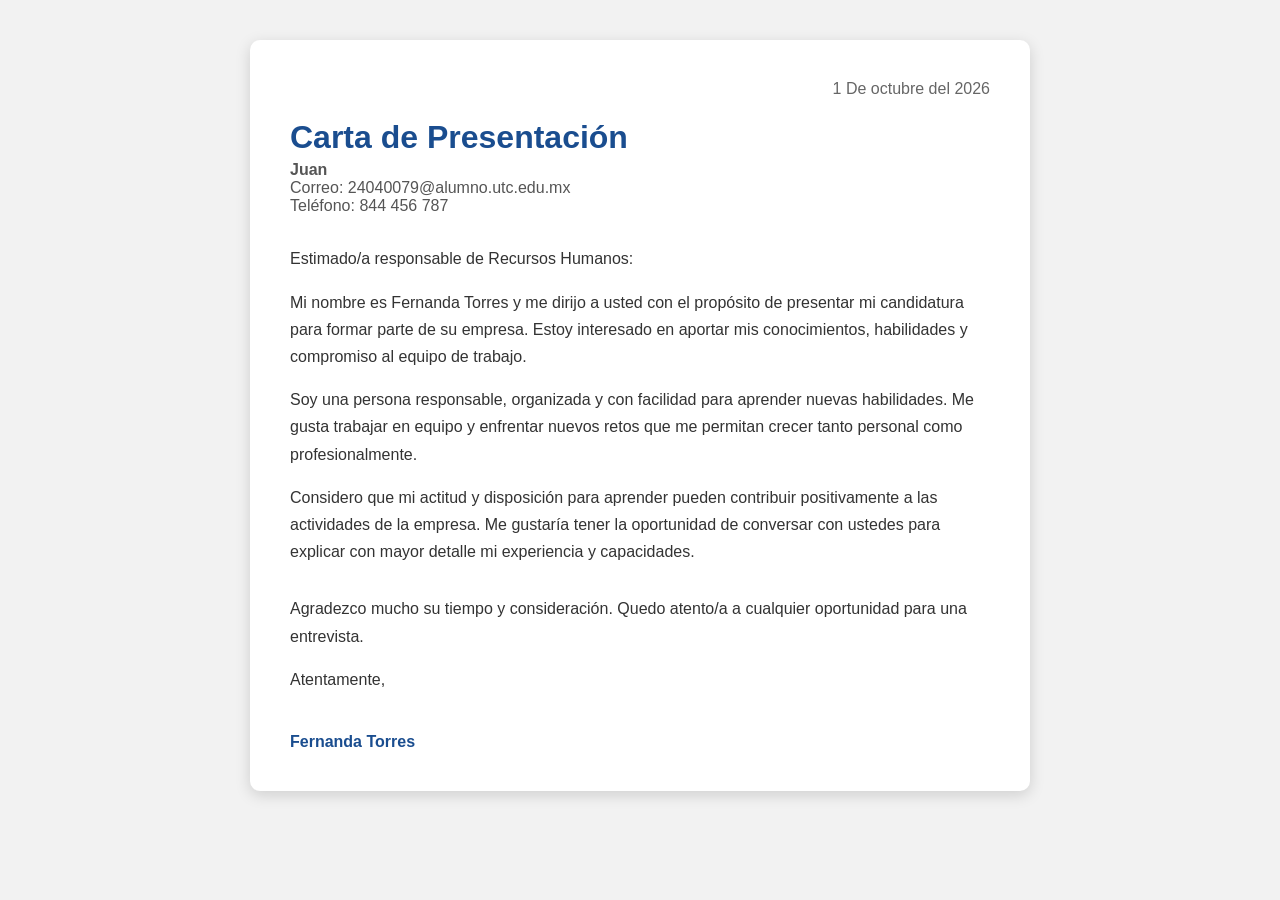
<file: index.html>
<!DOCTYPE html>
<html lang="es">
<head>
    <meta charset="UTF-8">
    <meta name="viewport" content="width=device-width, initial-scale=1.0">
    <title>Carta de Presentación</title>

    <style>
        body {
            font-family: Arial, sans-serif;
            background-color: #f2f2f2;
            margin: 0;
            padding: 40px;
        }

        .carta {
            max-width: 700px;
            margin: auto;
            background-color: white;
            padding: 40px;
            border-radius: 10px;
            box-shadow: 0 4px 15px rgba(0,0,0,0.15);
        }

        h1 {
            color: #1a4d8f;
            margin-bottom: 5px;
        }

        .datos {
            color: #555;
            margin-bottom: 30px;
        }

        .fecha {
            text-align: right;
            color: #666;
        }

        p {
            font-size: 16px;
            line-height: 1.7;
            color: #333;
        }

        .despedida {
            margin-top: 30px;
        }

        .firma {
            margin-top: 40px;
            font-weight: bold;
            color: #1a4d8f;
        }
    </style>
</head>

<body>

    <div class="carta">

        <div class="fecha">
            1 De octubre del 2026
        </div>

        <h1>Carta de Presentación</h1>

        <div class="datos">
            <strong>Juan</strong><br>
            Correo: 24040079@alumno.utc.edu.mx<br>
            Teléfono: 844 456 787
        </div>

        <p>
            Estimado/a responsable de Recursos Humanos:
        </p>

        <p>
            Mi nombre es Fernanda Torres y me dirijo a usted con el propósito
            de presentar mi candidatura para formar parte de su empresa.
            Estoy interesado en aportar mis conocimientos, habilidades y
            compromiso al equipo de trabajo.
        </p>

        <p>
            Soy una persona responsable, organizada y con facilidad para
            aprender nuevas habilidades. Me gusta trabajar en equipo y
            enfrentar nuevos retos que me permitan crecer tanto personal
            como profesionalmente.
        </p>

        <p>
            Considero que mi actitud y disposición para aprender pueden
            contribuir positivamente a las actividades de la empresa.
            Me gustaría tener la oportunidad de conversar con ustedes
            para explicar con mayor detalle mi experiencia y capacidades.
        </p>

        <p class="despedida">
            Agradezco mucho su tiempo y consideración. Quedo atento/a
            a cualquier oportunidad para una entrevista.
        </p>

        <p>
            Atentamente,
        </p>

        <div class="firma">
            Fernanda Torres
        </div>

    </div>

</body>
</html>
</file>
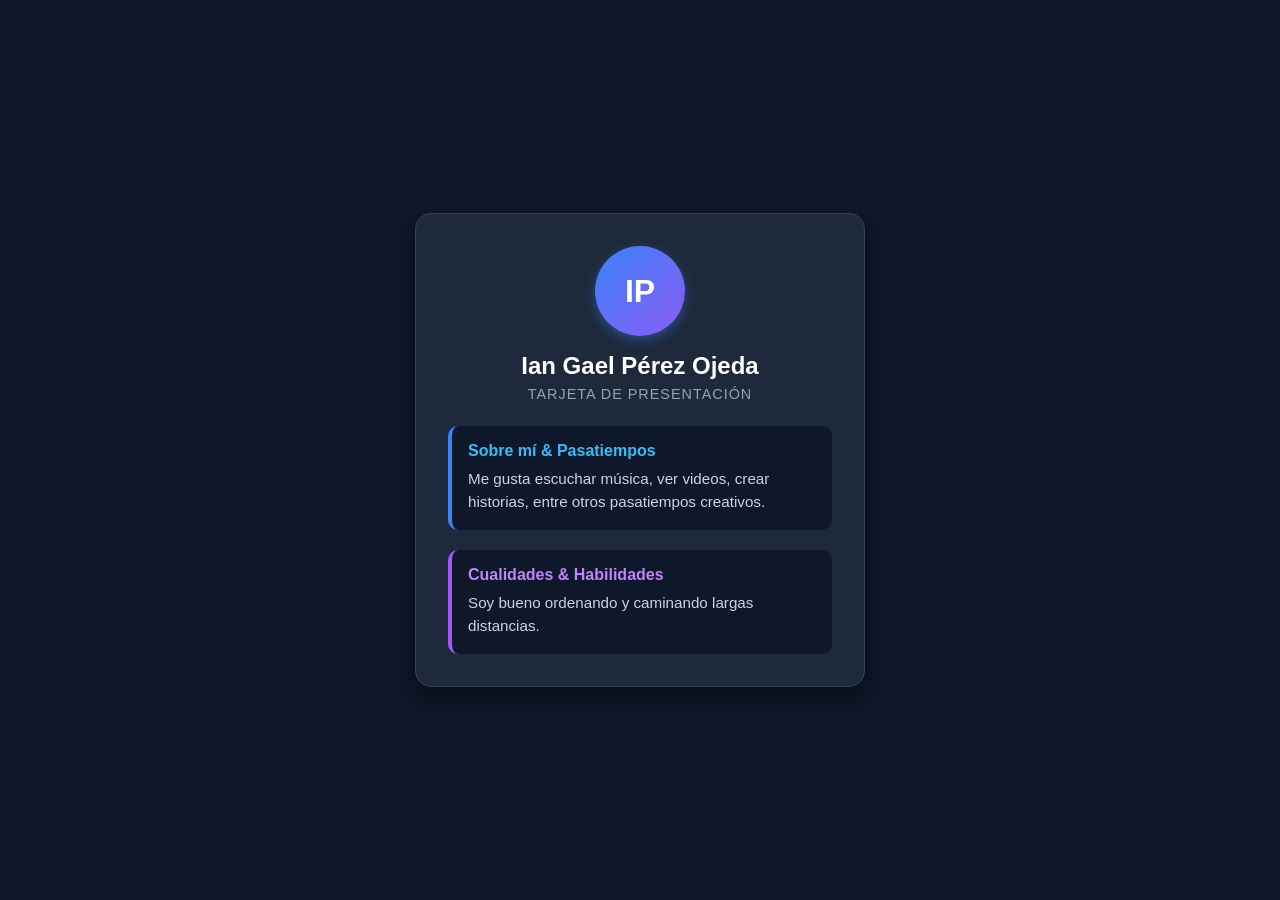
<file: OneDrive/Desktop/curso de los miercoles/index.html>
<!DOCTYPE html>
<html lang="es">
<head>
    <meta charset="UTF-8">
    <meta name="viewport" content="width=device-width, initial-scale=1.0">
    <title>Tarjeta de Presentación - Ian Gael Pérez Ojeda</title>
    <style>
        * {
            box-sizing: border-box;
            margin: 0;
            padding: 0;
        }

        body {
            font-family: 'Segoe UI', Tahoma, Geneva, Verdana, sans-serif;
            background-color: #0f172a;
            color: #f8fafc;
            display: flex;
            justify-content: center;
            align-items: center;
            min-height: 100vh;
            padding: 20px;
        }

        .card {
            background: #1e293b;
            border-radius: 16px;
            padding: 32px;
            max-width: 450px;
            width: 100%;
            box-shadow: 0 10px 25px rgba(0, 0, 0, 0.5);
            border: 1px solid #334155;
        }

        .profile-header {
            text-align: center;
            margin-bottom: 24px;
        }

        .avatar {
            width: 90px;
            height: 90px;
            background: linear-gradient(135deg, #3b82f6, #8b5cf6);
            border-radius: 50%;
            display: flex;
            align-items: center;
            justify-content: center;
            margin: 0 auto 16px;
            font-size: 32px;
            font-weight: bold;
            color: #ffffff;
            box-shadow: 0 4px 12px rgba(59, 130, 246, 0.4);
        }

        h1 {
            font-size: 1.5rem;
            color: #ffffff;
            margin-bottom: 6px;
        }

        .tagline {
            color: #94a3b8;
            font-size: 0.9rem;
            text-transform: uppercase;
            letter-spacing: 1px;
        }

        .section {
            margin-top: 20px;
            background: #0f172a;
            padding: 16px;
            border-radius: 10px;
            border-left: 4px solid #3b82f6;
        }

        .section h2 {
            font-size: 1rem;
            color: #38bdf8;
            margin-bottom: 8px;
        }

        .section p {
            font-size: 0.95rem;
            line-height: 1.5;
            color: #cbd5e1;
        }

        .skills-section {
            border-left-color: #a855f7;
        }

        .skills-section h2 {
            color: #c084fc;
        }
    </style>
</head>
<body>

    <div class="card">
        <div class="profile-header">
            <div class="avatar">IP</div>
            <h1>Ian Gael Pérez Ojeda</h1>
            <p class="tagline">Tarjeta de Presentación</p>
        </div>

        <div class="section">
            <h2>Sobre mí & Pasatiempos</h2>
            <p>Me gusta escuchar música, ver videos, crear historias, entre otros pasatiempos creativos.</p>
        </div>

        <div class="section skills-section">
            <h2>Cualidades & Habilidades</h2>
            <p>Soy bueno ordenando y caminando largas distancias.</p>
        </div>
    </div>

</body>
</html>
</file>
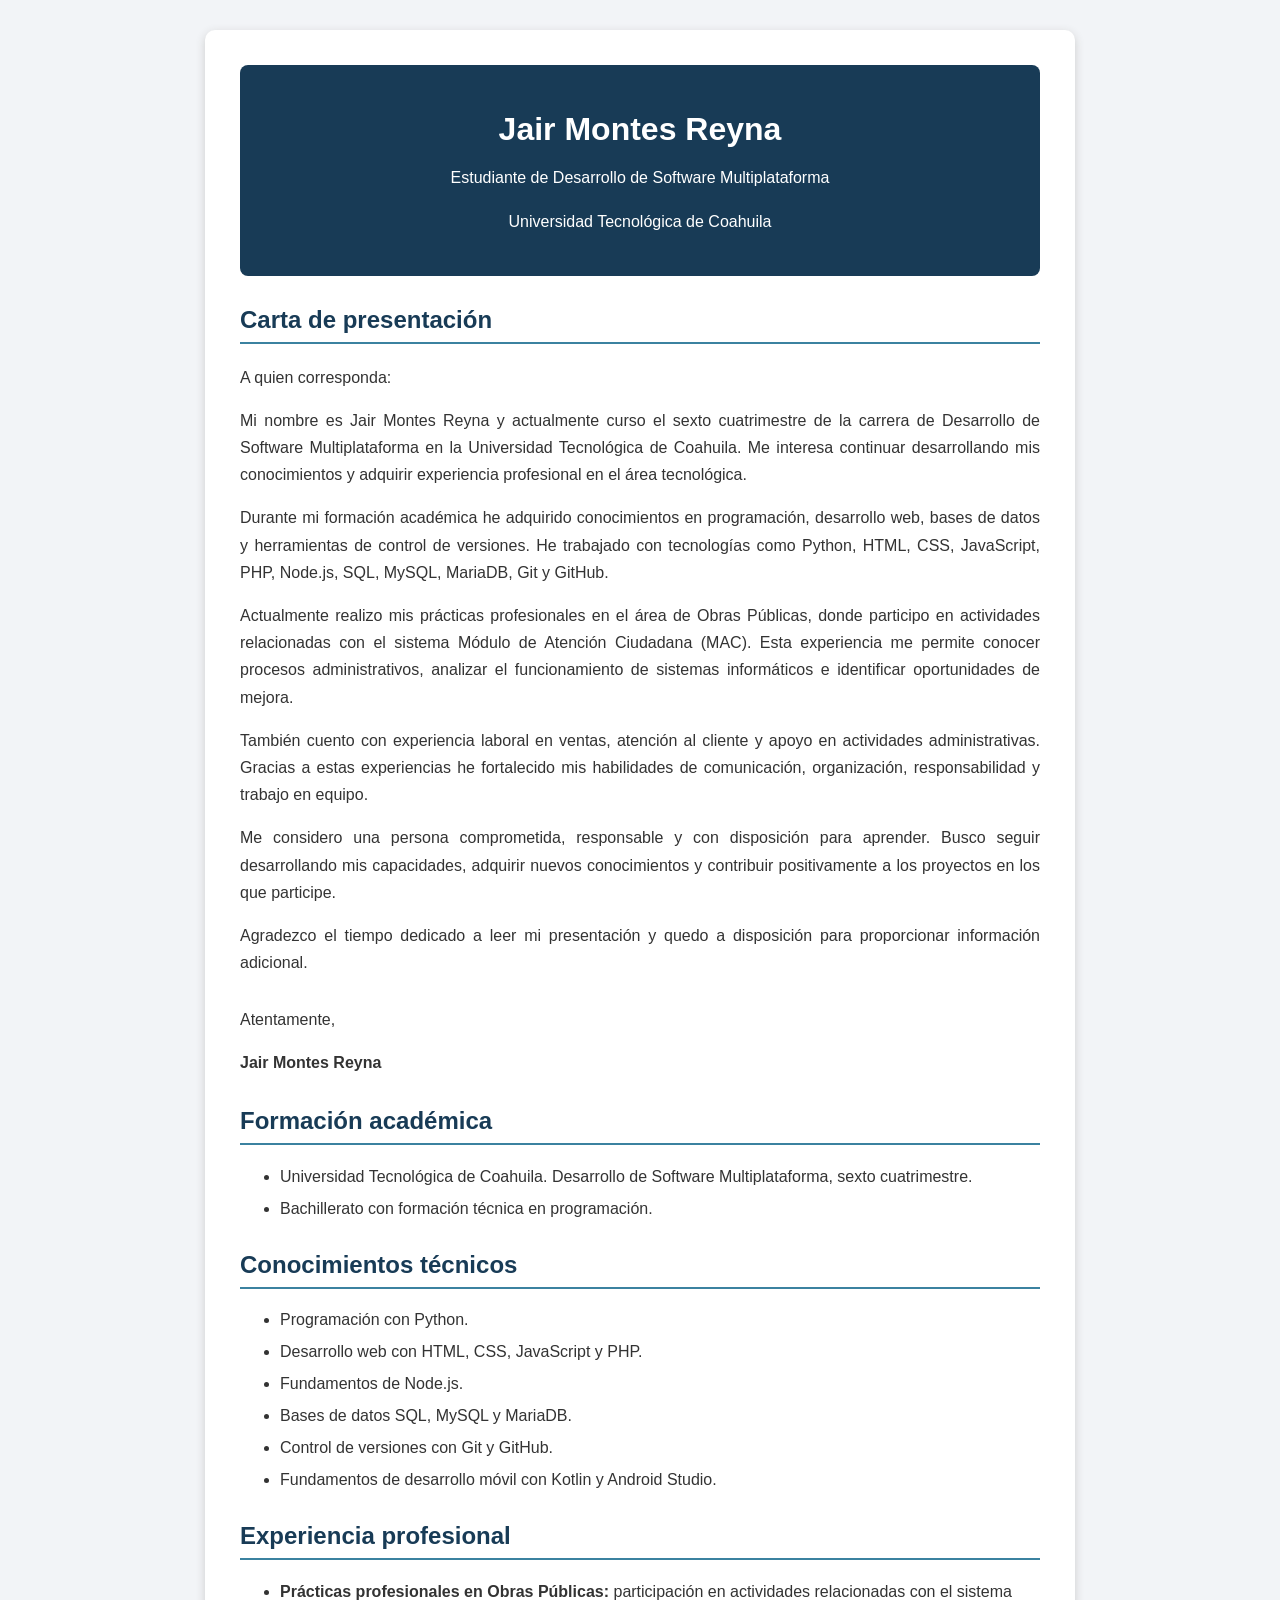
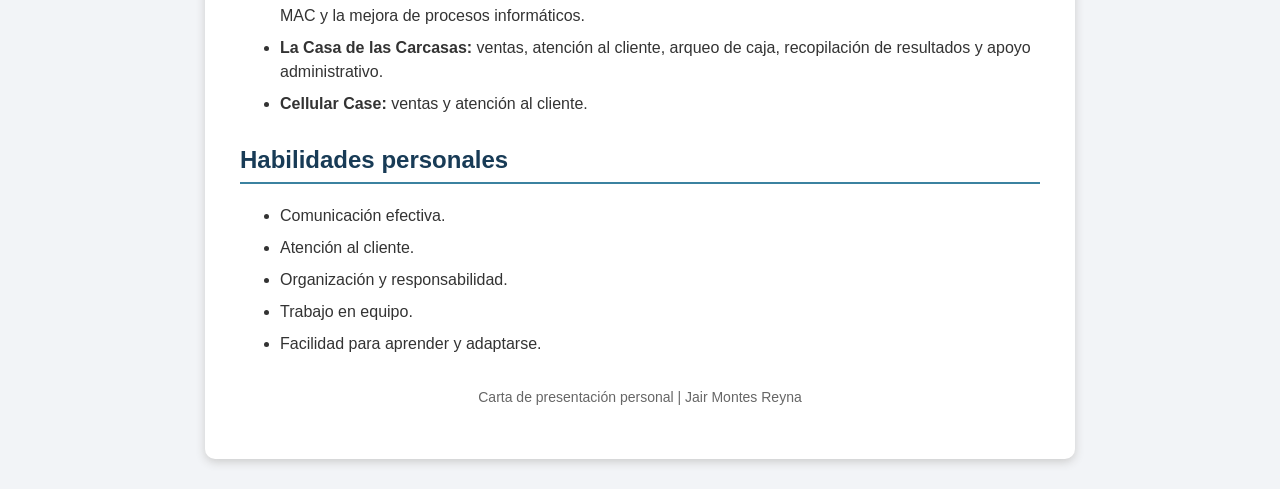
<file: CartaPresentación.html>
<!DOCTYPE html>
<html lang="es">
<head>
    <meta charset="UTF-8">
    <meta name="viewport" content="width=device-width, initial-scale=1.0">
    <title>Carta de presentación - Jair Montes Reyna</title>

    <style>
        body {
            font-family: Arial, sans-serif;
            background-color: #f2f4f7;
            color: #333;
            margin: 0;
            padding: 30px;
        }

        .contenedor {
            max-width: 800px;
            margin: auto;
            background-color: white;
            padding: 35px;
            border-radius: 10px;
            box-shadow: 0 3px 10px #cccccc;
        }

        header {
            text-align: center;
            background-color: #183b56;
            color: white;
            padding: 25px;
            border-radius: 8px;
            margin-bottom: 30px;
        }

        header h1 {
            margin-bottom: 10px;
        }

        h2 {
            color: #183b56;
            border-bottom: 2px solid #3b82a0;
            padding-bottom: 8px;
            margin-top: 30px;
        }

        p {
            line-height: 1.7;
            text-align: justify;
        }

        li {
            margin-bottom: 8px;
            line-height: 1.5;
        }

        .firma {
            margin-top: 30px;
        }

        footer {
            text-align: center;
            margin-top: 30px;
            color: #666;
            font-size: 14px;
        }

        @media (max-width: 600px) {
            body {
                padding: 12px;
            }

            .contenedor {
                padding: 20px;
            }

            header h1 {
                font-size: 24px;
            }
        }
    </style>
</head>

<body>

    <div class="contenedor">

        <header>
            <h1>Jair Montes Reyna</h1>
            <p style="text-align: center;">
                Estudiante de Desarrollo de Software Multiplataforma
            </p>
            <p style="text-align: center;">
                Universidad Tecnológica de Coahuila
            </p>
        </header>

        <section>
            <h2>Carta de presentación</h2>

            <p>A quien corresponda:</p>

            <p>
                Mi nombre es Jair Montes Reyna y actualmente curso el sexto
                cuatrimestre de la carrera de Desarrollo de Software
                Multiplataforma en la Universidad Tecnológica de Coahuila.
                Me interesa continuar desarrollando mis conocimientos y
                adquirir experiencia profesional en el área tecnológica.
            </p>

            <p>
                Durante mi formación académica he adquirido conocimientos
                en programación, desarrollo web, bases de datos y herramientas
                de control de versiones. He trabajado con tecnologías como
                Python, HTML, CSS, JavaScript, PHP, Node.js, SQL, MySQL,
                MariaDB, Git y GitHub.
            </p>

            <p>
                Actualmente realizo mis prácticas profesionales en el área
                de Obras Públicas, donde participo en actividades relacionadas
                con el sistema Módulo de Atención Ciudadana (MAC). Esta
                experiencia me permite conocer procesos administrativos,
                analizar el funcionamiento de sistemas informáticos e
                identificar oportunidades de mejora.
            </p>

            <p>
                También cuento con experiencia laboral en ventas, atención
                al cliente y apoyo en actividades administrativas. Gracias
                a estas experiencias he fortalecido mis habilidades de
                comunicación, organización, responsabilidad y trabajo en equipo.
            </p>

            <p>
                Me considero una persona comprometida, responsable y con
                disposición para aprender. Busco seguir desarrollando mis
                capacidades, adquirir nuevos conocimientos y contribuir
                positivamente a los proyectos en los que participe.
            </p>

            <p>
                Agradezco el tiempo dedicado a leer mi presentación y quedo
                a disposición para proporcionar información adicional.
            </p>

            <div class="firma">
                <p>Atentamente,</p>
                <p><strong>Jair Montes Reyna</strong></p>
            </div>
        </section>

        <section>
            <h2>Formación académica</h2>
            <ul>
                <li>
                    Universidad Tecnológica de Coahuila.
                    Desarrollo de Software Multiplataforma,
                    sexto cuatrimestre.
                </li>
                <li>
                    Bachillerato con formación técnica en programación.
                </li>
            </ul>
        </section>

        <section>
            <h2>Conocimientos técnicos</h2>
            <ul>
                <li>Programación con Python.</li>
                <li>Desarrollo web con HTML, CSS, JavaScript y PHP.</li>
                <li>Fundamentos de Node.js.</li>
                <li>Bases de datos SQL, MySQL y MariaDB.</li>
                <li>Control de versiones con Git y GitHub.</li>
                <li>Fundamentos de desarrollo móvil con Kotlin y Android Studio.</li>
            </ul>
        </section>

        <section>
            <h2>Experiencia profesional</h2>
            <ul>
                <li>
                    <strong>Prácticas profesionales en Obras Públicas:</strong>
                    participación en actividades relacionadas con el sistema
                    MAC y la mejora de procesos informáticos.
                </li>
                <li>
                    <strong>La Casa de las Carcasas:</strong>
                    ventas, atención al cliente, arqueo de caja,
                    recopilación de resultados y apoyo administrativo.
                </li>
                <li>
                    <strong>Cellular Case:</strong>
                    ventas y atención al cliente.
                </li>
            </ul>
        </section>

        <section>
            <h2>Habilidades personales</h2>
            <ul>
                <li>Comunicación efectiva.</li>
                <li>Atención al cliente.</li>
                <li>Organización y responsabilidad.</li>
                <li>Trabajo en equipo.</li>
                <li>Facilidad para aprender y adaptarse.</li>
            </ul>
        </section>

        <footer>
            <p style="text-align: center;">
                Carta de presentación personal | Jair Montes Reyna
            </p>
        </footer>

    </div>

</body>
</html>
</file>
